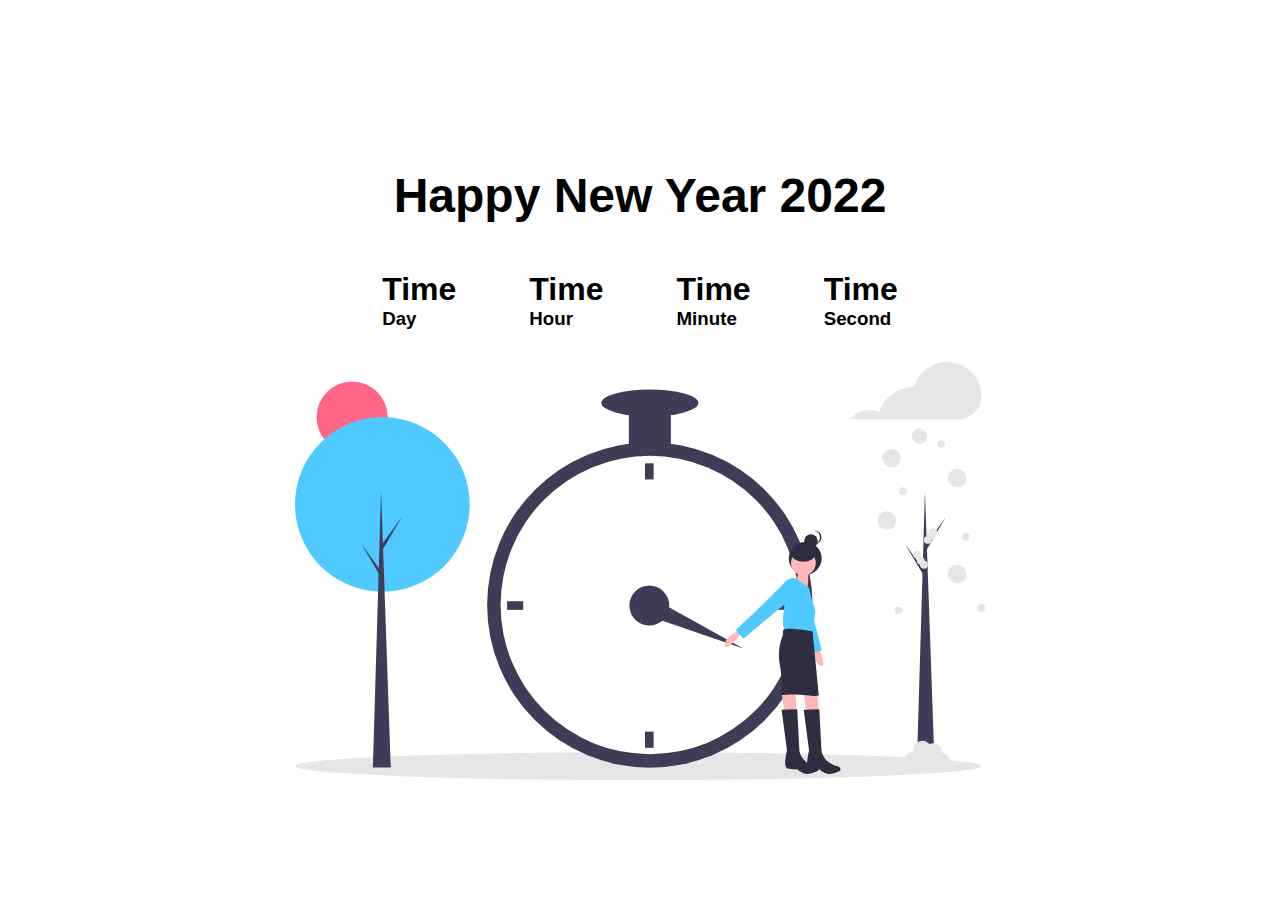
<file: Timer/timer.html>
<!DOCTYPE html>
<html lang="en">
<head>
    <meta charset="UTF-8">
    <meta http-equiv="X-UA-Compatible" content="IE=edge">
    <meta name="viewport" content="width=device-width, initial-scale=1.0">
    <title>Countdown</title>
    <link rel="stylesheet" href="time.css">
</head>
<body>
    <section class="coming-soon">
      <div>
          <h2>Happy New Year 2022</h2>
          <div class="countdown">
              <div class="container-day">
                  <h3 class="day">Time</h3>
                  <h3>Day</h3>
              </div>
              <div class="container-hour">
                <h3 class="hour">Time</h3>
                <h3>Hour</h3>
            </div>
            <div class="container-minute">
                <h3 class="minute">Time</h3>
                <h3>Minute</h3>
            </div>
            <div class="container-second">
                <h3 class="second">Time</h3>
                <h3>Second</h3>
            </div>   
          </div>
      </div>
      <img class="waiting" src="undraw.svg" alt="" >
    </section>

    <script src="times.js"></script>
    
</body>
</html>
</file>
<file: Timer/time.css>
*{
    margin: 0;
    padding: 0;
    box-sizing: border-box;
}
body {
    font-family: sans-serif;
}

h2 {

font-size: 3rem;
font-weight: bold;
padding: 3rem;

}

.coming-soon{

    min-height:100vh ;
    display: flex;
    align-items: center;
    flex-direction: column;
    justify-content: center;


}

.countdown {
    display: flex;
    justify-content: space-around;
}

.day,
.hour,
.minute,
.second {
    font-size: 2rem;

}

.waiting {
    height: 50vh;
    padding-top: 2rem;
}
</file>
